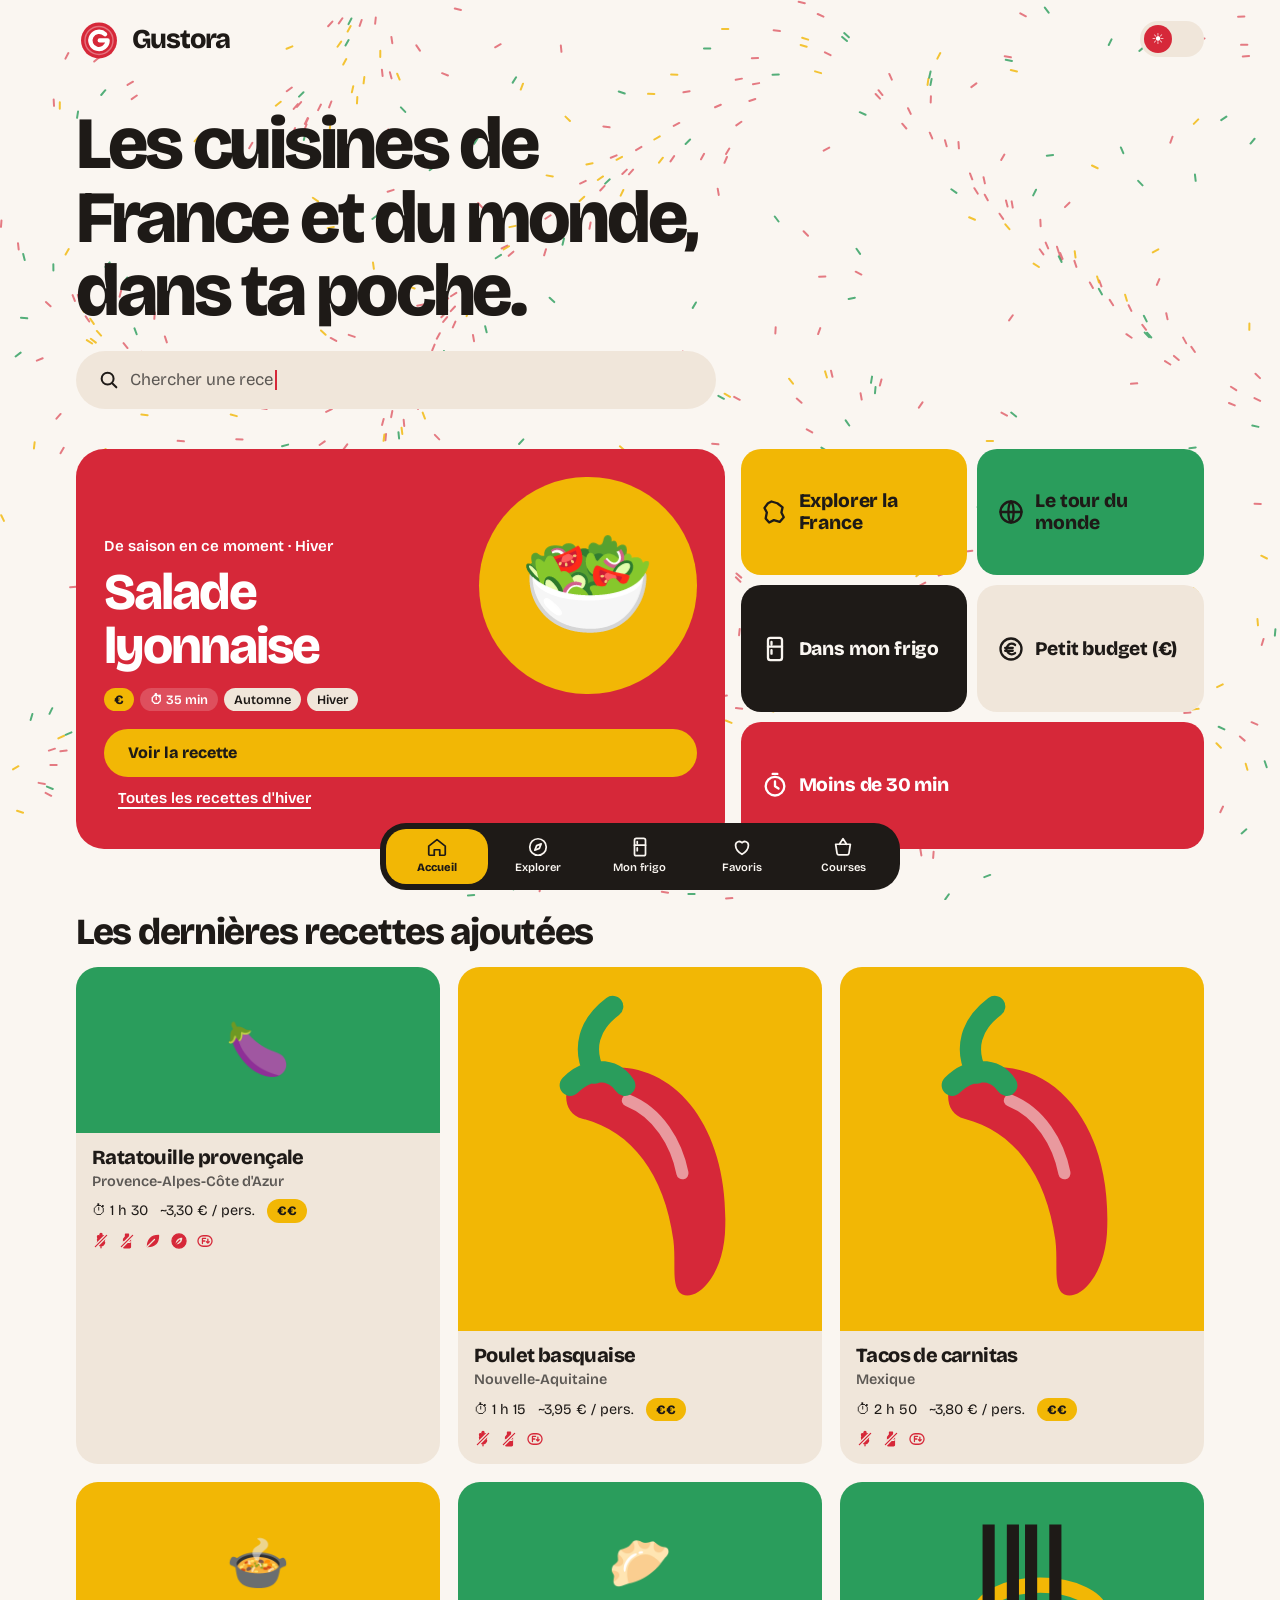
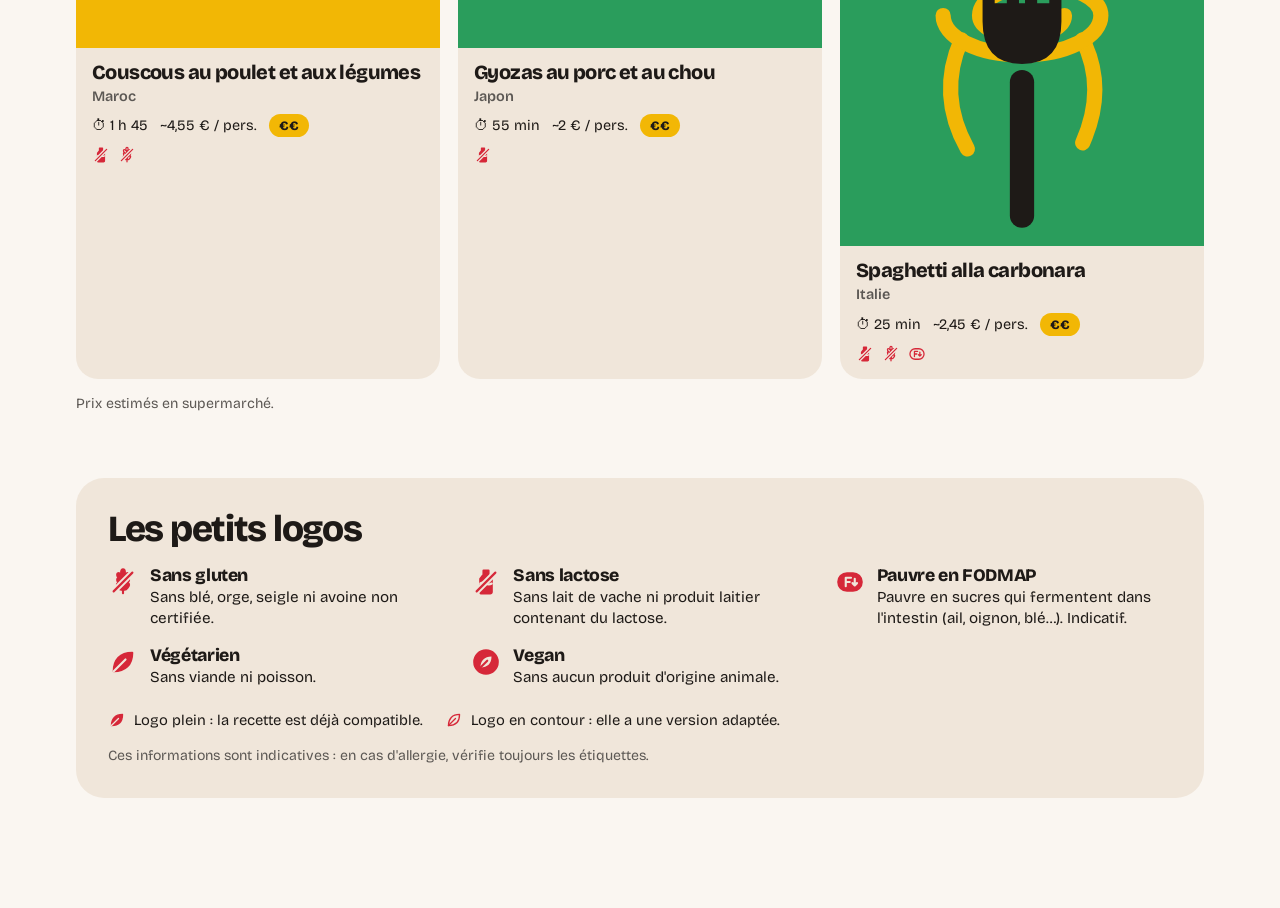
<file: index.html>
<!doctype html>
<html lang="fr">
<head>
<meta charset="utf-8">
<meta name="viewport" content="width=device-width, initial-scale=1, viewport-fit=cover">
<title>Gustora</title>
<meta name="theme-color" content="#FAF6F1" media="(prefers-color-scheme: light)">
<meta name="theme-color" content="#161210" media="(prefers-color-scheme: dark)">
<link rel="icon" href="favicon.svg?v=13" type="image/svg+xml">
<link rel="icon" href="favicon-32.png?v=13" sizes="32x32">
<link rel="apple-touch-icon" href="apple-touch-icon.png?v=13">
<link rel="preconnect" href="https://fonts.googleapis.com">
<link rel="stylesheet" href="https://fonts.googleapis.com/css2?family=Bricolage+Grotesque:opsz,wght@12..96,400;12..96,600;12..96,800&display=swap">
<link rel="stylesheet" href="style.css?v=13">
</head>
<body data-ecran="accueil">
<canvas id="graines" aria-hidden="true"></canvas>
<canvas id="herbes" aria-hidden="true"></canvas>

<div class="page">
  <header class="top">
    <!-- Le logo (le même dessin que logo.svg) : le couvercle de la boîte à épices se dévisse, trois grains sautent -->
    <svg class="logo" viewBox="0 0 64 64" aria-hidden="true">
      <g class="couv">
        <circle cx="32" cy="34" r="25" fill="var(--pr)"/>
        <circle cx="32" cy="34" r="19.5" fill="none" stroke="var(--on)" stroke-opacity=".35" stroke-width="2"/>
        <path d="M40.5 25.5A12 12 0 1 0 44 34H33" fill="none" stroke="var(--on)" stroke-width="6" stroke-linecap="round" stroke-linejoin="round"/>
      </g>
      <circle class="grain" style="--x:22px;--y:20px" cx="9" cy="13" r="3.8" fill="var(--ac)"/>
      <circle class="grain" style="--x:-23px;--y:25px;animation-delay:.08s" cx="56" cy="8" r="3.2" fill="var(--fx)"/>
      <circle class="grain" style="--x:-25px;--y:-19px;animation-delay:.16s" cx="58" cy="54" r="2.8" fill="var(--tx)"/>
    </svg>
    <b id="nom" translate="no"></b>
    <button class="sw" id="sw" type="button"><i aria-hidden="true"></i></button>
  </header>

  <main>
    <section class="hello">
      <h1 id="phrase"></h1>
      <form class="search" id="form-recherche" role="search">
        <svg viewBox="0 0 24 24" aria-hidden="true"><circle cx="10.5" cy="10.5" r="6.5"/><path d="M15.5 15.5L20 20"/></svg>
        <span class="champ"><input id="recherche" type="search" enterkeyhint="search" autocomplete="off"><span class="idee" id="idee" aria-hidden="true" hidden><span class="t"></span><span class="cur"></span></span></span>
      </form>
    </section>

    <div id="accueil"></div>
    <div id="liste" hidden></div>
    <div id="recette" hidden></div>
    <div id="explorer" hidden></div>
  </main>
</div>

<nav class="tabbar" id="onglets" role="tablist"><span class="pill"></span></nav>
<span class="toast" id="toast" role="status"></span>

<script src="textes.js?v=13"></script>
<script src="recettes.js?v=13"></script>
<script src="stockage.js?v=13"></script>
<script src="regimes.js?v=13"></script>
<script src="effets.js?v=13"></script>
<script src="filtres.js?v=13"></script>
<script src="recette.js?v=13"></script>
<script src="explorer.js?v=13"></script>
<script src="app.js?v=13"></script>
</body>
</html>
</file>
<file: style.css>
/* ---------- Couleurs « Boîte à épices » (DESIGN.md) : piment, curcuma, pistache ---------- */
:root{
  --bg:#FAF6F1; --tx:#1E1A17; --pr:#D62839; --ac:#F2B705; --fx:#2A9D5C; --dx:#F0E6DA; --cd:#FFFFFF;
  --on:#FFFFFF; --onac:#1E1A17; --onfx:#1E1A17;
  --font:"Bricolage Grotesque", "Segoe UI", system-ui, -apple-system, sans-serif;
  --soft:color-mix(in srgb,var(--tx) 72%,var(--bg));
  --ombre:0 18px 40px color-mix(in srgb,#000 22%,transparent);   /* seulement pour ce qui flotte (tiroir, message) */
  color-scheme:light;
}
@media (prefers-color-scheme: dark){
  :root:not([data-theme="light"]){
    --bg:#161210; --tx:#FBF3E7; --pr:#FF5A6A; --ac:#FFC83D; --fx:#4CC782; --dx:#2A221D; --cd:#211A16;
    --on:#161210; --onac:#161210; --onfx:#161210; color-scheme:dark;
  }
}
:root[data-theme="dark"]{
  --bg:#161210; --tx:#FBF3E7; --pr:#FF5A6A; --ac:#FFC83D; --fx:#4CC782; --dx:#2A221D; --cd:#211A16;
  --on:#161210; --onac:#161210; --onfx:#161210; color-scheme:dark;
}

*{box-sizing:border-box}
html{-webkit-text-size-adjust:100%}
body{margin:0;background:var(--bg);color:var(--tx);font:16px/1.5 var(--font);
  padding-bottom:calc(110px + env(safe-area-inset-bottom));transition:background-color .4s,color .4s}
h1,h2,h3{font-weight:800;letter-spacing:-.035em;margin:0;line-height:1.05;text-wrap:balance}
button,input{font:inherit;color:inherit;-webkit-tap-highlight-color:transparent}
button{touch-action:manipulation}   /* pas d'attente du double-toucher sur iPhone */
:focus-visible{outline:3px solid var(--tx);outline-offset:3px}

/* ---------- Effet 78 : le courant d'épices du fond ---------- */
#graines,#herbes{position:fixed;inset:0;width:100%;height:100%;z-index:0;pointer-events:none}
body:not([data-ecran="explorer"]) #herbes{display:none}   /* effet 152 : seulement sur l'écran Explorer */
.page{position:relative;z-index:1;max-width:1160px;margin:0 auto;padding:0 16px}

/* ---------- En-tête : le logo animé, le nom, l'interrupteur jour / nuit ---------- */
.top{display:flex;align-items:center;gap:10px;padding:16px 0 6px}
.top b{font-weight:800;font-size:1.7rem;letter-spacing:-.04em;flex:1}
.logo{width:46px;height:46px;flex:none;overflow:visible}
.logo *{transform-box:fill-box;transform-origin:center}
.logo .couv{animation:couvercle 5s cubic-bezier(.22,1,.36,1) infinite}
.logo .grain{animation:grain 5s cubic-bezier(.22,1,.36,1) infinite both}
@keyframes couvercle{0%{transform:rotate(0)}18%{transform:rotate(-25deg)}44%{transform:rotate(385deg)}52%,100%{transform:rotate(360deg)}}
@keyframes grain{0%,40%{transform:translate(var(--x),var(--y)) scale(0)}54%{transform:translate(0,-6px) scale(1.25)}62%,88%{transform:none;opacity:1}100%{transform:none;opacity:0}}
/* Interrupteur jour / nuit (effet 27) : piste Douce, rond Piment qui glisse */
.sw{position:relative;width:64px;height:36px;border-radius:99px;border:0;background:var(--dx);cursor:pointer;padding:0;flex:none}
.sw::before{content:"";position:absolute;inset:-5px -2px}   /* zone à toucher de 46 px */
.sw i{position:absolute;top:4px;left:4px;width:28px;height:28px;border-radius:50%;background:var(--pr);color:var(--on);
  display:grid;place-items:center;font-style:normal;font-size:15px;line-height:1;transition:transform .45s cubic-bezier(.3,1.3,.5,1)}
.nuit .sw i{transform:translateX(28px)}

/* ---------- Phrase d'accueil + recherche ---------- */
.hello{padding:clamp(18px,4vw,40px) 0 18px}
.hello h1{font-size:clamp(2.3rem,7vw,4.6rem);max-width:15ch;letter-spacing:-.045em;line-height:1}
.search{display:flex;align-items:center;gap:10px;max-width:640px;margin-top:22px;padding:0 22px;height:58px;border-radius:99px;background:var(--dx)}
.search svg{width:22px;height:22px;flex:none;fill:none;stroke:var(--tx);stroke-width:2.2;stroke-linecap:round}
.champ{position:relative;flex:1;min-width:0;display:flex}
.search input{flex:1;min-width:0;border:0;background:none;font-size:1.05rem;outline:none}
/* Effet 14 : texte qui s'écrit (posé par-dessus le champ, les clics passent au travers) */
.idee{position:absolute;inset:0;display:flex;align-items:center;pointer-events:none;font-size:1.05rem;color:var(--soft);white-space:nowrap;overflow:hidden}
.idee[hidden]{display:none}
.idee .cur{flex:none;width:2px;height:1.2em;margin-left:2px;background:var(--pr);animation:blink 1s steps(1) infinite}
@keyframes blink{50%{opacity:0}}
.search input::placeholder{color:var(--soft);opacity:1}
.search:focus-within{outline:3px solid var(--pr);outline-offset:2px}

/* ---------- Carte vedette (effet 3 : carte en couches, l'effet star) + raccourcis ---------- */
.duo{display:grid;gap:12px;margin-top:22px}
@media (min-width:900px){ .duo{grid-template-columns:7fr 5fr;gap:16px;align-items:stretch} }
.vedette{--rond:clamp(112px,32vw,150px);position:relative;border-radius:28px;color:var(--on);touch-action:pan-y;
  transition:transform .8s cubic-bezier(.2,.8,.2,1);overflow:hidden;isolation:isolate;transform-style:preserve-3d}
@media (min-width:900px){ .vedette{--rond:clamp(170px,17vw,220px);min-height:400px;display:flex} }
.vedette [data-depth]{transition:transform .8s cubic-bezier(.2,.8,.2,1)}
.ly-bg{position:absolute;inset:-24px;background:var(--pr);z-index:-2}
/* Le rond Curcuma qui porte le dessin du plat */
.ly-mid{position:absolute;right:clamp(16px,3vw,28px);top:clamp(16px,3vw,28px);width:var(--rond);aspect-ratio:1;border-radius:50%;
  background:var(--ac);display:grid;place-items:center;overflow:hidden;z-index:-1}
.ly-mid svg{width:88%;height:88%}
.ly-mid .emo{font-size:calc(var(--rond)*.5);line-height:1}
.ly-top{position:relative;padding:clamp(18px,3vw,28px)}
/* Une place réservée au rond : le titre coule à côté, le reste passe dessous */
.ly-top::before{content:"";float:right;width:calc(var(--rond) + 10px);height:calc(var(--rond) - 6px)}
@media (min-width:900px){ .ly-top{display:flex;flex-direction:column;justify-content:flex-end;width:100%} .ly-top::before{display:none} }
.kick{display:block;font-weight:600;font-size:.95rem;margin-bottom:8px}
.vedette h2{font-size:clamp(1.9rem,4.4vw,3.2rem);letter-spacing:-.04em;margin-bottom:14px}
@media (min-width:900px){ .vedette h2,.kick{max-width:calc(100% - var(--rond) - 24px)} }
.badges{display:flex;flex-wrap:wrap;gap:6px;clear:both}
.bdg{background:var(--ac);color:var(--onac);font-weight:800;font-size:.8rem;border-radius:99px;padding:2px 10px}
.sea{background:var(--dx);color:var(--tx);font-weight:600;font-size:.8rem;border-radius:99px;padding:2px 10px}
.vedette .tm{background:color-mix(in srgb,var(--on) 18%,transparent);color:var(--on);font-weight:600;font-size:.8rem;border-radius:99px;padding:2px 10px}
.see{display:inline-flex;align-items:center;min-height:48px;margin-top:18px;border:0;background:var(--ac);color:var(--onac);border-radius:99px;
  padding:0 24px;font-weight:800;cursor:pointer;text-decoration:none}
.toute-saison{display:inline-flex;align-items:center;min-height:44px;margin-left:14px;color:var(--on);font-weight:600;font-size:.95rem;
  text-decoration:underline;text-decoration-thickness:2px;text-underline-offset:4px}
@media (max-width:420px){ .toute-saison{display:flex;margin:6px 0 -6px} }

/* Les raccourcis : des blocs de couleur pleine, qui s'enfoncent un peu sous le doigt */
.raccourcis{display:grid;grid-template-columns:1fr 1fr;gap:10px;margin:0;padding:0;list-style:none}
.raccourcis li:last-child{grid-column:1/-1}
@media (min-width:900px){ .raccourcis{grid-auto-rows:1fr} }
.rac{width:100%;height:100%;min-height:64px;display:flex;align-items:center;gap:10px;padding:12px 16px;border:0;border-radius:20px;cursor:pointer;text-align:left;
  font-weight:800;font-size:1.02rem;line-height:1.15;letter-spacing:-.01em;transition:transform .2s}
.rac:active{transform:scale(.96)}
.rac svg{width:24px;height:24px;flex:none;fill:none;stroke:currentColor;stroke-width:2;stroke-linecap:round;stroke-linejoin:round}
.raccourcis li:nth-child(1) .rac{background:var(--ac);color:var(--onac)}
.raccourcis li:nth-child(2) .rac{background:var(--fx);color:var(--onfx)}
.raccourcis li:nth-child(3) .rac{background:var(--tx);color:var(--bg)}
.raccourcis li:nth-child(4) .rac{background:var(--dx);color:var(--tx)}
.raccourcis li:nth-child(5) .rac{background:var(--pr);color:var(--on)}
@media (min-width:900px){ .rac{font-size:1.2rem;padding:14px 20px} .rac svg{width:28px;height:28px} }
@media (hover:hover){ .rac:hover{filter:brightness(1.06)} }

/* ---------- Cartes recette (effet 2 : carte qui penche) : fond Douce, champ de couleur en haut ---------- */
.bloc{margin-top:clamp(36px,6vw,64px)}
.bloc h2{font-size:clamp(1.6rem,3.4vw,2.3rem);margin-bottom:16px}
.cartes{display:grid;gap:14px}
@media (min-width:620px){ .cartes{grid-template-columns:1fr 1fr} }
@media (min-width:980px){ .cartes{grid-template-columns:repeat(3,1fr);gap:18px} }
.tilt{touch-action:pan-y;transition:transform .7s cubic-bezier(.2,.8,.2,1);border-radius:22px}
.rc{position:relative;display:flex;flex-direction:column;height:100%;color:inherit;text-decoration:none;border-radius:22px;overflow:hidden;background:var(--dx)}
.rc .img{display:grid;place-items:center;aspect-ratio:2.2/1;font-size:3.2rem;line-height:1}
.rc .img svg{height:100%;width:auto}
.f-ac{background:var(--ac)} .f-fx{background:var(--fx)}
.rc .body{padding:14px 16px 16px;display:grid;gap:3px;align-content:start}
.rc h3{font-size:1.25rem;letter-spacing:-.03em}
.rc .z{font-size:.9rem;font-weight:600;color:var(--soft)}
.rc .meta{font-size:.9rem;display:flex;flex-wrap:wrap;gap:4px 12px;align-items:center;margin-top:4px}
.note{font-size:.88rem;color:var(--soft);margin:14px 0 0}

/* ---------- Barre d'onglets (effet 42 : onglets qui glissent) : une pilule foncée qui flotte ---------- */
.tabbar{position:fixed;z-index:5;left:50%;bottom:calc(10px + env(safe-area-inset-bottom));transform:translateX(-50%);width:min(520px,calc(100% - 20px));
  display:grid;grid-template-columns:repeat(5,1fr);padding:6px;border-radius:26px;background:var(--tx)}
.tabbar button{position:relative;z-index:1;border:0;background:none;display:grid;justify-items:center;gap:2px;padding:7px 0;min-width:0;min-height:52px;cursor:pointer;
  font-size:.7rem;font-weight:600;color:var(--bg);transition:color .3s}
.tabbar button:focus-visible{outline-color:var(--ac);outline-offset:-2px;border-radius:20px}
.tabbar svg{width:22px;height:22px;fill:none;stroke:currentColor;stroke-width:1.9;stroke-linejoin:round;stroke-linecap:round}
.tabbar button[aria-selected="true"]{color:var(--onac);font-weight:800}
.tabbar .pill{position:absolute;top:6px;bottom:6px;left:0;border-radius:20px;background:var(--ac);
  transition:transform .45s cubic-bezier(.3,1.2,.5,1),width .45s}

/* Petit message en bas (« Cet écran arrive bientôt ! ») */
.toast{position:fixed;z-index:6;left:50%;bottom:calc(98px + env(safe-area-inset-bottom));transform:translate(-50%,12px);opacity:0;
  background:var(--tx);color:var(--bg);font-weight:600;font-size:.92rem;padding:10px 18px;border-radius:99px;pointer-events:none;box-shadow:var(--ombre);
  transition:transform .35s,opacity .35s}
.toast.show{transform:translate(-50%,0);opacity:1}

/* Encadré de message (erreur de chargement, liste vide) */
.encadre{margin-top:22px;padding:22px;border-radius:22px;background:var(--dx);display:grid;gap:14px;justify-items:start}
.btn{border:0;border-radius:99px;background:var(--pr);color:var(--on);font-weight:800;min-height:48px;padding:10px 22px;cursor:pointer}

/* ---------- Écran 2 : la liste des recettes ---------- */
/* Un seul écran visible à la fois ; le fond d'épices et la phrase d'accueil restent à l'accueil. */
body:not([data-ecran="accueil"]) #graines, body:not([data-ecran="accueil"]) #phrase{display:none}
body:not([data-ecran="accueil"]) .hello{padding-top:8px}
.liste-tete{display:flex;flex-wrap:wrap;align-items:baseline;justify-content:space-between;gap:6px 16px;margin:26px 0 16px}
.liste-tete h1{font-size:clamp(2rem,5.4vw,3.4rem);max-width:22ch;overflow-wrap:anywhere;letter-spacing:-.045em}
.compteur{background:var(--dx);border-radius:99px;padding:3px 12px;font-weight:600;font-size:.9rem;letter-spacing:0;white-space:nowrap}
.encadre p{margin:0;font-size:1.05rem}
.suite{height:1px}

/* ---------- Les puces de filtre (mission 8) : une rangée qui glisse au doigt sur iPhone, qui passe à la ligne sur PC ---------- */
.filtres{display:flex;gap:8px;overflow-x:auto;scrollbar-width:none;margin:0 -16px 18px;padding:2px 16px 6px}
.filtres::-webkit-scrollbar{display:none}
@media (min-width:700px){ .filtres{flex-wrap:wrap;overflow:visible;margin:0 0 20px;padding:0} }
.puce{position:relative;overflow:hidden;isolation:isolate;flex:none;display:inline-flex;align-items:center;border-radius:99px;
  background:var(--dx);transition:background-color .3s,color .3s}
.puce button{border:0;background:none;cursor:pointer;display:inline-flex;align-items:center;gap:7px;font-weight:600;font-size:.95rem;color:inherit}
.puce .ouvrir{padding:10px 16px 10px 14px;min-height:46px}
.puce svg{width:18px;height:18px;flex:none;fill:none;stroke:currentColor;stroke-width:2;stroke-linecap:round;stroke-linejoin:round}
.puce .fl{font-size:.75rem;opacity:.7}
@media (hover:hover){ .puce:not(.on):hover{background:color-mix(in srgb,var(--tx) 10%,var(--dx))} }
/* Une puce choisie : remplie de piment, avec son choix et un ✕ pour l'enlever */
.puce.on{background:var(--pr);color:var(--on)}
.puce.on .fl{display:none}
.puce.on .ouvrir{padding-right:4px}
.puce .x{width:36px;height:36px;margin-right:5px;justify-content:center;border-radius:50%;font-size:.8rem;
  background:color-mix(in srgb,var(--on) 22%,transparent)}
.puce .x[hidden]{display:none}
/* La puce « Régime ▾ » : son logo prend la couleur du texte de la puce */
.puce .lg{color:currentColor;--lgfond:var(--dx)}
.puce.on .lg{--lgfond:var(--pr)}
/* Effet 16 : l'onde curcuma sous le doigt */
.onde{position:absolute;z-index:-1;border-radius:50%;pointer-events:none;background:color-mix(in srgb,var(--ac) 70%,transparent);
  transform:scale(0);opacity:.75;animation:onde .6s ease-out forwards}
@keyframes onde{to{transform:scale(1);opacity:0}}

/* Le tiroir des choix : il monte du bas sur iPhone ; sur PC, c'est une bulle posée sous la puce */
.voile-filtre{position:fixed;inset:0;z-index:7;background:color-mix(in srgb,#000 40%,transparent);opacity:0;visibility:hidden;transition:opacity .3s,visibility .3s}
.tiroir{position:fixed;z-index:8;left:0;right:0;bottom:0;max-height:85vh;overflow:auto;background:var(--cd);border-radius:28px 28px 0 0;
  padding:18px 16px calc(20px + env(safe-area-inset-bottom));box-shadow:var(--ombre);overscroll-behavior:contain;
  transform:translateY(105%);visibility:hidden;transition:transform .45s cubic-bezier(.3,1.25,.5,1),visibility .45s}
/* Effet 192 : la poignée et le haut de la feuille s'attrapent au doigt pour la tirer vers le bas */
.tiroir-prise{touch-action:none;cursor:grab;margin:-10px -16px 0;padding:10px 16px 0}
.poignee{display:block;width:44px;height:5px;margin:0 auto 12px;border-radius:9px;background:color-mix(in srgb,var(--tx) 30%,transparent)}
#tiroir-ok{margin-top:14px}
.tiroir-ouvert .voile-filtre{opacity:1;visibility:visible}
.tiroir-ouvert .tiroir{transform:none;visibility:visible}
@media (min-width:700px){
  .voile-filtre{background:transparent}
  .tiroir{position:absolute;right:auto;bottom:auto;width:340px;max-height:none;border-radius:22px;padding:16px;
    transform:translateY(-6px);opacity:0;transition:transform .25s,opacity .25s,visibility .25s}
  .tiroir-ouvert .tiroir{opacity:1}
  .tiroir-prise{touch-action:auto;cursor:auto;margin:0;padding:0} .poignee{display:none}
}
.tiroir-tete{display:flex;align-items:center;justify-content:space-between;gap:10px;margin-bottom:12px}
.tiroir-tete h2{font-size:1.5rem}
.tiroir-x{width:44px;height:44px;flex:none;border:0;border-radius:50%;background:var(--dx);cursor:pointer;font-size:.9rem}
.tiroir .note{margin-top:10px}
.tiroir .note:empty{display:none}
.choix{list-style:none;margin:0;padding:0;display:grid;gap:6px}
.choix button{width:100%;display:flex;align-items:center;gap:12px;text-align:left;cursor:pointer;min-height:54px;
  border:0;background:var(--bg);border-radius:18px;padding:9px 12px 9px 14px;transition:background-color .3s}
.choix .ct{flex:1;display:grid}
.choix b{font-weight:800;font-size:1.02rem;letter-spacing:-.01em}
.choix small{font-size:.85rem;color:var(--soft)}
.choix .n{font-size:.84rem;font-weight:600;color:var(--soft);white-space:nowrap}
.choix .zero b{color:var(--soft)}
.choix button[aria-pressed="true"]{background:color-mix(in srgb,var(--pr) 12%,var(--bg))}
@media (hover:hover){ .choix button:hover{background:var(--dx)} }
/* Effet 46 : la coche se dessine dans son rond (Douce → Piment) quand on choisit */
.coche{width:26px;height:26px;flex:none;border-radius:50%;background:var(--dx);display:grid;place-items:center;transition:background-color .3s}
.coche svg{width:16px;height:16px;fill:none;stroke:var(--on);stroke-width:3;stroke-linecap:round;stroke-linejoin:round;
  stroke-dasharray:24;stroke-dashoffset:24;transition:stroke-dashoffset .4s .1s ease-out}
[aria-pressed="true"] .coche{background:var(--pr)}
[aria-pressed="true"] .coche svg{stroke-dashoffset:0}

/* ---------- Le tiroir « Régime » (mission 9) : les logos, le mode strict, « Garder mes régimes » ---------- */
.choix .lg{width:26px;height:26px;--lgfond:var(--bg)}
#tiroir-plus:not(:empty){display:grid;gap:4px;margin-top:14px;padding:6px 12px;border-radius:18px;background:var(--dx)}
#tiroir-plus .coche{background:var(--cd)}
#tiroir-plus [aria-pressed="true"] .coche{background:var(--pr)}
.strict,.garder{width:100%;display:flex;align-items:center;gap:12px;text-align:left;cursor:pointer;border:0;background:none;
  color:inherit;font:inherit;padding:8px 2px;min-height:48px}
.strict .ct{flex:1;display:grid}
.strict b{font-weight:800;font-size:1rem;line-height:1.3}
.strict small{font-size:.85rem;color:var(--soft)}
.garder{font-weight:600;font-size:.95rem}
/* L'interrupteur : le même que jour / nuit (rond Piment qui glisse) ; allumé, la piste passe en piment */
.bascule{position:relative;width:56px;height:32px;flex:none;border-radius:99px;background:var(--cd);transition:background-color .3s}
.bascule i{position:absolute;top:4px;left:4px;width:24px;height:24px;border-radius:50%;background:var(--pr);
  transition:transform .45s cubic-bezier(.3,1.3,.5,1),background-color .3s}
[aria-checked="true"] .bascule{background:var(--pr)}
[aria-checked="true"] .bascule i{transform:translateX(24px);background:var(--on)}

/* Les 2 groupes de la liste : le logo plein pour « Déjà compatibles », en contour pour « Adaptables » */
.groupe{grid-column:1/-1;display:flex;align-items:center;gap:10px;font-size:1.6rem;margin-top:10px}
.groupe ~ .groupe{margin-top:26px}
.groupe .lg{width:28px;height:28px;--lgfond:var(--bg)}
.groupe .compteur{font-size:.85rem}
/* Sous une carte adaptable : un petit cadre en pointillés, comme le logo en contour */
.rc .adaptee{justify-self:start;margin-top:8px;font-size:.82rem;line-height:1.3;font-weight:600;border:2px dashed var(--pr);border-radius:12px;padding:3px 9px}

/* Le bandeau « Mes régimes » de l'accueil, sous la recherche : une pilule Douce */
.mes-regimes{display:flex;align-items:center;gap:6px;margin:0 0 18px;max-width:max-content;border-radius:99px;background:var(--dx);padding:4px 5px 4px 8px}
.mes-regimes a{display:flex;align-items:center;gap:10px;color:inherit;text-decoration:none;padding:6px 6px;min-height:40px;font-size:.95rem;line-height:1.3}
.mes-regimes .logos{display:flex;gap:4px;flex:none}
.mes-regimes .lg{width:20px;height:20px;--lgfond:var(--dx)}
.mes-regimes .x{width:40px;height:40px;flex:none;border:0;border-radius:50%;background:var(--bg);color:var(--tx);cursor:pointer;font-size:.8rem}

/* ---------- Les petits logos des régimes (plein = compatible, contour = adaptable) ---------- */
.lg{width:18px;height:18px;flex:none;color:var(--pr);--lgfond:var(--bg);overflow:visible}
.lg .f,.lg .i{fill:none;stroke:currentColor;stroke-width:1.7;stroke-linejoin:round}
.lg .d,.lg .v{fill:none;stroke:currentColor;stroke-width:1.7;stroke-linecap:round;stroke-linejoin:round}
.lg .x{fill:none;stroke:var(--lgfond);stroke-width:5;stroke-linecap:round}
.lg.plein .f{fill:currentColor}
.lg.plein .d{stroke:var(--lgfond)}
.lg.plein .i{fill:var(--lgfond);stroke:none}
.rc .logos{display:flex;gap:8px;margin-top:6px}
.rc .logos .lg{width:18px;height:18px;display:block;--lgfond:var(--dx)}

/* Bas de l'accueil : la légende des logos, sur un bloc Douce */
.logos-bloc{background:var(--dx);border-radius:28px;padding:clamp(20px,3vw,32px)}
.legendes{list-style:none;margin:0;padding:0;display:grid;gap:16px 26px}
@media (min-width:620px){ .legendes{grid-template-columns:1fr 1fr} }
@media (min-width:980px){ .legendes{grid-template-columns:repeat(3,1fr)} }
.legendes li{display:flex;gap:12px;align-items:flex-start}
.legendes .lg{width:30px;height:30px;margin-top:2px;--lgfond:var(--dx)}
.legendes b{display:block;font-weight:800;font-size:1.1rem;line-height:1.25;letter-spacing:-.02em}
.legendes li span{font-size:.95rem;line-height:1.4}
.plein-contour{display:flex;flex-wrap:wrap;gap:8px 22px;margin:20px 0 0;font-size:.92rem}
.plein-contour span{display:flex;align-items:center;gap:8px}
.plein-contour .lg{--lgfond:var(--dx)}

/* ---------- Écran 3 : la recette ---------- */
body[data-ecran="recette"] .hello{display:none}
.fiche{padding-top:14px}
.fiche-tete{display:grid;gap:22px;align-items:center}
@media (min-width:760px){ .fiche-tete{grid-template-columns:auto 1fr;gap:clamp(24px,4vw,48px)} }
/* Le plat : son dessin (ou l'image du plat) sur un grand champ de couleur */
.plat{position:relative;width:100%;max-width:420px;aspect-ratio:4/3;border-radius:28px;display:grid;place-items:center;overflow:hidden}
.plat svg{height:82%;width:auto}
.plat .emo{font-size:clamp(5rem,22vw,8rem);line-height:1}
.plat img{position:absolute;inset:0;width:100%;height:100%;object-fit:cover}
@media (min-width:760px){ .plat{width:clamp(300px,36vw,420px)} }
.fiche-titre{display:grid;gap:14px;justify-items:start;min-width:0}
.zone-lien{display:inline-flex;align-items:center;min-height:44px;color:var(--tx);font-weight:600;text-decoration:underline;
  text-decoration-color:var(--pr);text-decoration-thickness:3px;text-underline-offset:5px}
.fiche-titre h1{font-size:clamp(2.4rem,7vw,4.2rem);max-width:14ch;overflow-wrap:anywhere;letter-spacing:-.045em;line-height:1}
.fiche .badges{margin:0}
.fiche .tm{background:var(--dx);font-weight:600;font-size:.8rem;border-radius:99px;padding:2px 10px}
.regimes{display:flex;flex-wrap:wrap;gap:8px}
.rg{display:inline-flex;align-items:center;gap:7px;min-height:44px;padding:6px 14px 6px 10px;border:0;border-radius:99px;cursor:pointer;
  background:var(--dx);font-weight:600;font-size:.9rem;transition:background-color .3s,color .3s}
.rg .lg{width:20px;height:20px;--lgfond:var(--dx)}
.rg small{font-weight:400;color:var(--soft)}
.rg[aria-expanded="true"]{background:var(--tx);color:var(--bg)}
.rg[aria-expanded="true"] .lg{color:currentColor;--lgfond:var(--tx)}
.rg[aria-expanded="true"] small{color:inherit}
.legende{margin:0;max-width:52ch;background:var(--dx);border-radius:18px;padding:10px 14px;font-size:.95rem}
.legende[hidden]{display:none}

.fiche-corps{display:grid;gap:22px;margin-top:clamp(28px,4vw,44px);align-items:start}
@media (min-width:900px){ .fiche-corps{grid-template-columns:5fr 7fr;gap:36px} }
.fiche h2{font-size:clamp(1.6rem,3vw,2.1rem);margin-bottom:12px}
.panier{background:var(--dx);border-radius:28px;padding:clamp(16px,2.6vw,26px)}
.portions{display:flex;align-items:center;justify-content:space-between;gap:10px;background:var(--bg);border-radius:99px;padding:5px}
.portions button{width:46px;height:46px;flex:none;border:0;border-radius:50%;background:var(--pr);color:var(--on);font-size:1.5rem;line-height:1;cursor:pointer}
.portions button:disabled{opacity:.35;cursor:default}
.portions output{font-weight:800;font-size:1.2rem;letter-spacing:-.02em;text-align:center}
.prix-total{margin:14px 0 22px;font-size:1rem}
.prix-total b{font-weight:800}
.prix-total small{display:block;font-size:.85rem;color:var(--soft)}
.ings{list-style:none;margin:0;padding:0;display:grid;gap:2px}
.ings li{display:grid;grid-template-columns:6.6em 1fr;gap:10px;padding:7px 0}
.ings b{font-weight:800;font-variant-numeric:tabular-nums}
.btn.principal{width:100%;margin-top:18px;padding:14px 20px;font-size:1.02rem;min-height:54px}
.js-aimant{transition:transform .9s cubic-bezier(.3,1.6,.5,1)}
.btn.second{background:var(--tx);color:var(--bg);margin-top:22px;padding:12px 24px}
/* Les étapes : de grands chiffres piment, parce qu'on les lit de loin, les mains dans la farine */
.etapes{list-style:none;margin:0;padding:0;counter-reset:e;display:grid;gap:6px}
.etapes li{counter-increment:e;display:grid;grid-template-columns:2.8rem 1fr;column-gap:12px;padding:10px 0}
.etapes li::before{content:counter(e);grid-row:span 2;font-weight:800;font-size:2.4rem;line-height:1;letter-spacing:-.05em;color:var(--pr)}
.etapes p{margin:0;max-width:62ch;font-size:1.05rem}
.minute{justify-self:start;margin-top:6px;font-size:.85rem;font-weight:600;color:var(--soft)}
/* L'astuce : un bloc Curcuma */
.astuce{margin-top:22px;padding:18px 20px;border-radius:22px;background:var(--ac);color:var(--onac)}
.astuce p{margin:4px 0 0;max-width:62ch}
.fiche > .note{margin-top:26px}

/* ---------- Écran 4 : Explorer, et écran 5 : une zone ---------- */
body[data-ecran="explorer"] .hello, body[data-ecran="zone"] .hello{display:none}
.liste-tete .intro{flex-basis:100%;margin:4px 0 0;max-width:60ch;font-size:1.05rem}
/* Les onglets France / Monde */
.vues{display:inline-flex;gap:4px;padding:4px;border-radius:99px;background:var(--dx);margin-bottom:18px}
.vues button{border:0;border-radius:99px;background:none;min-height:44px;padding:8px 24px;font-weight:800;cursor:pointer;transition:background-color .3s,color .3s}
.vues button[aria-selected="true"]{background:var(--pr);color:var(--on)}
#explorer[data-vue="france"] .vue-monde, #explorer[data-vue="monde"] .vue-france{display:none}
.vue-france{display:grid;gap:22px;align-items:center}
@media (min-width:900px){ .vue-france{grid-template-columns:3fr 2fr;gap:40px} }
.vue-france h2{font-size:clamp(1.6rem,3vw,2.1rem);margin-bottom:8px}
.vue-france section{background:var(--dx);border-radius:28px;padding:clamp(16px,2.6vw,26px)}

/* La carte de France : chaque région est un morceau de couleur Douce, au trait Texte */
.carte{margin:0;min-height:200px}
.carte svg{display:block;width:100%;max-width:620px;height:auto;max-height:74vh;margin:0 auto;overflow:visible}
.carte a{cursor:pointer;outline:none}
.carte path{fill:var(--dx);stroke:var(--tx);stroke-width:2.5;stroke-linejoin:round;stroke-dasharray:100;transition:fill .5s}
.carte a.vide path{fill:var(--bg);stroke:color-mix(in srgb,var(--tx) 45%,var(--bg))}
@media (hover:hover){ .carte a:hover path{fill:color-mix(in srgb,var(--pr) 35%,var(--dx))} }
.carte a:focus-visible path{fill:color-mix(in srgb,var(--pr) 35%,var(--dx));stroke-width:4}
.carte a.choisie path{fill:var(--pr)}
/* La pastille curcuma : le nombre de recettes de la région */
.tampon circle{fill:var(--ac);stroke:var(--bg);stroke-width:3}
.tampon text{fill:var(--onac);font:800 17px var(--font);text-anchor:middle}
/* Effet 36 : le contour se trace (2,2 s), la Bretagne et la Corse ensuite, puis les pastilles se posent */
.carte.attend path{stroke-dashoffset:100;fill-opacity:0}
.carte.attend .tampon{opacity:0}
.carte.trace path{animation:trace 2.2s cubic-bezier(.45,.05,.3,1) both}
.carte.trace [data-zone="bretagne"] path{animation-delay:1s}
.carte.trace [data-zone="corse"] path{animation-delay:1.6s}
.carte.trace .tampon{animation:pose .4s 2.4s both}
.carte.trace [data-zone="bretagne"] .tampon{animation-delay:3.2s}
@keyframes trace{0%{stroke-dashoffset:100;fill-opacity:0} 65%{fill-opacity:0} 100%{stroke-dashoffset:0;fill-opacity:1}}
@keyframes pose{from{opacity:0}}

/* La liste des régions, sous la carte (ou à côté sur PC) */
.zones{list-style:none;margin:0;padding:0;display:grid;column-gap:22px}
@media (min-width:560px) and (max-width:899px){ .zones{grid-template-columns:1fr 1fr} }
.zones a{display:flex;align-items:center;justify-content:space-between;gap:10px;min-height:46px;padding:6px 2px;color:inherit;text-decoration:none}
.zones b{font-weight:800;font-size:1.08rem;line-height:1.25;letter-spacing:-.02em}
.zones a.vide b{font-weight:600;color:var(--soft)}
.nb{flex:none;font-size:.8rem;font-weight:800;border-radius:99px;padding:2px 10px;background:var(--ac);color:var(--onac);letter-spacing:0}
.vide .nb{background:none;color:var(--soft);font-weight:600;padding-right:0}
@media (hover:hover){ .zones a:not(.vide):hover b{text-decoration:underline;text-decoration-color:var(--pr);text-decoration-thickness:3px;text-underline-offset:4px} }

/* Les pays (effet 66 : tuiles bento) : des cases de tailles différentes qui s'emboîtent, chacune en couches */
.pays{list-style:none;margin:0;padding:0;display:grid;grid-template-columns:repeat(3,1fr);grid-auto-rows:clamp(92px,27vw,150px);gap:10px;grid-auto-flow:dense}
@media (min-width:900px){ .pays{grid-template-columns:repeat(6,1fr);grid-auto-rows:150px;gap:14px}
  /* sur PC : la Grèce se range en bas au milieu, la Thaïlande s'élargit, pour 3 rangées pleines */
  .pays li.h[data-k="grece"]{grid-row:3;grid-column:4} .pays li[data-k="thailande"]{grid-column:span 2} }
.pays li.g{grid-column:span 2;grid-row:span 2}
.pays li.h{grid-row:span 2}
.pays li.l{grid-column:span 2}
.pays .tilt{height:100%;border-radius:22px}
.bt{position:relative;display:block;height:100%;border-radius:22px;overflow:hidden;isolation:isolate;text-decoration:none;transition:transform .2s}
.bt:active{transform:scale(.96)}
.pays [data-depth]{transition:transform .7s cubic-bezier(.2,.8,.2,1)}
.bt .fond{position:absolute;inset:-14px;z-index:-1}
.bt .emo{position:absolute;right:8%;bottom:8%;font-size:clamp(2rem,9vw,3rem);line-height:1}
.pays li.g .emo{font-size:clamp(4rem,19vw,6.4rem);right:10%;bottom:12%}
.pays li.h .emo{font-size:clamp(2.6rem,11vw,4rem)}
.pays li.l .emo{font-size:clamp(2.6rem,11vw,3.6rem)}
.bt .txt{position:absolute;left:12px;top:10px;right:10px;display:grid;justify-items:start;gap:4px}
.bt b{font-weight:800;font-size:clamp(1.05rem,3.8vw,1.3rem);line-height:1.1;letter-spacing:-.03em}
.pays li.g b{font-size:clamp(1.6rem,6vw,2.2rem)}
.bt .nb{font-size:.72rem;padding:1px 8px;background:var(--tx);color:var(--bg)}
/* Quatre couleurs à tour de rôle : Curcuma, Pistache, Piment, Douce */
.pays li:nth-child(4n+1) .fond{background:var(--ac)} .pays li:nth-child(4n+1) .bt{color:var(--onac)}
.pays li:nth-child(4n+2) .fond{background:var(--fx)} .pays li:nth-child(4n+2) .bt{color:var(--onfx)}
.pays li:nth-child(4n+3) .fond{background:var(--pr)} .pays li:nth-child(4n+3) .bt{color:var(--on)}
.pays li:nth-child(4n) .fond{background:var(--dx)} .pays li:nth-child(4n) .bt{color:var(--tx)}
/* Un pays sans recette : la tuile est grise, le plat en noir et blanc */
.pays li .bt.vide{color:var(--soft)}
.pays .bt.vide .fond{background:color-mix(in srgb,var(--tx) 8%,var(--bg))}
.pays .bt.vide .emo{filter:grayscale(1);opacity:.45}
.pays .bt.vide .nb{background:none;color:var(--soft);padding:0}

/* « Réduire les animations » : rien ne bouge pour décorer (le logo et les dessins restent dans leur position finale) */
@media (prefers-reduced-motion: reduce){
  *,*::before,*::after{transition:none!important;animation:none!important}
}
</file>
